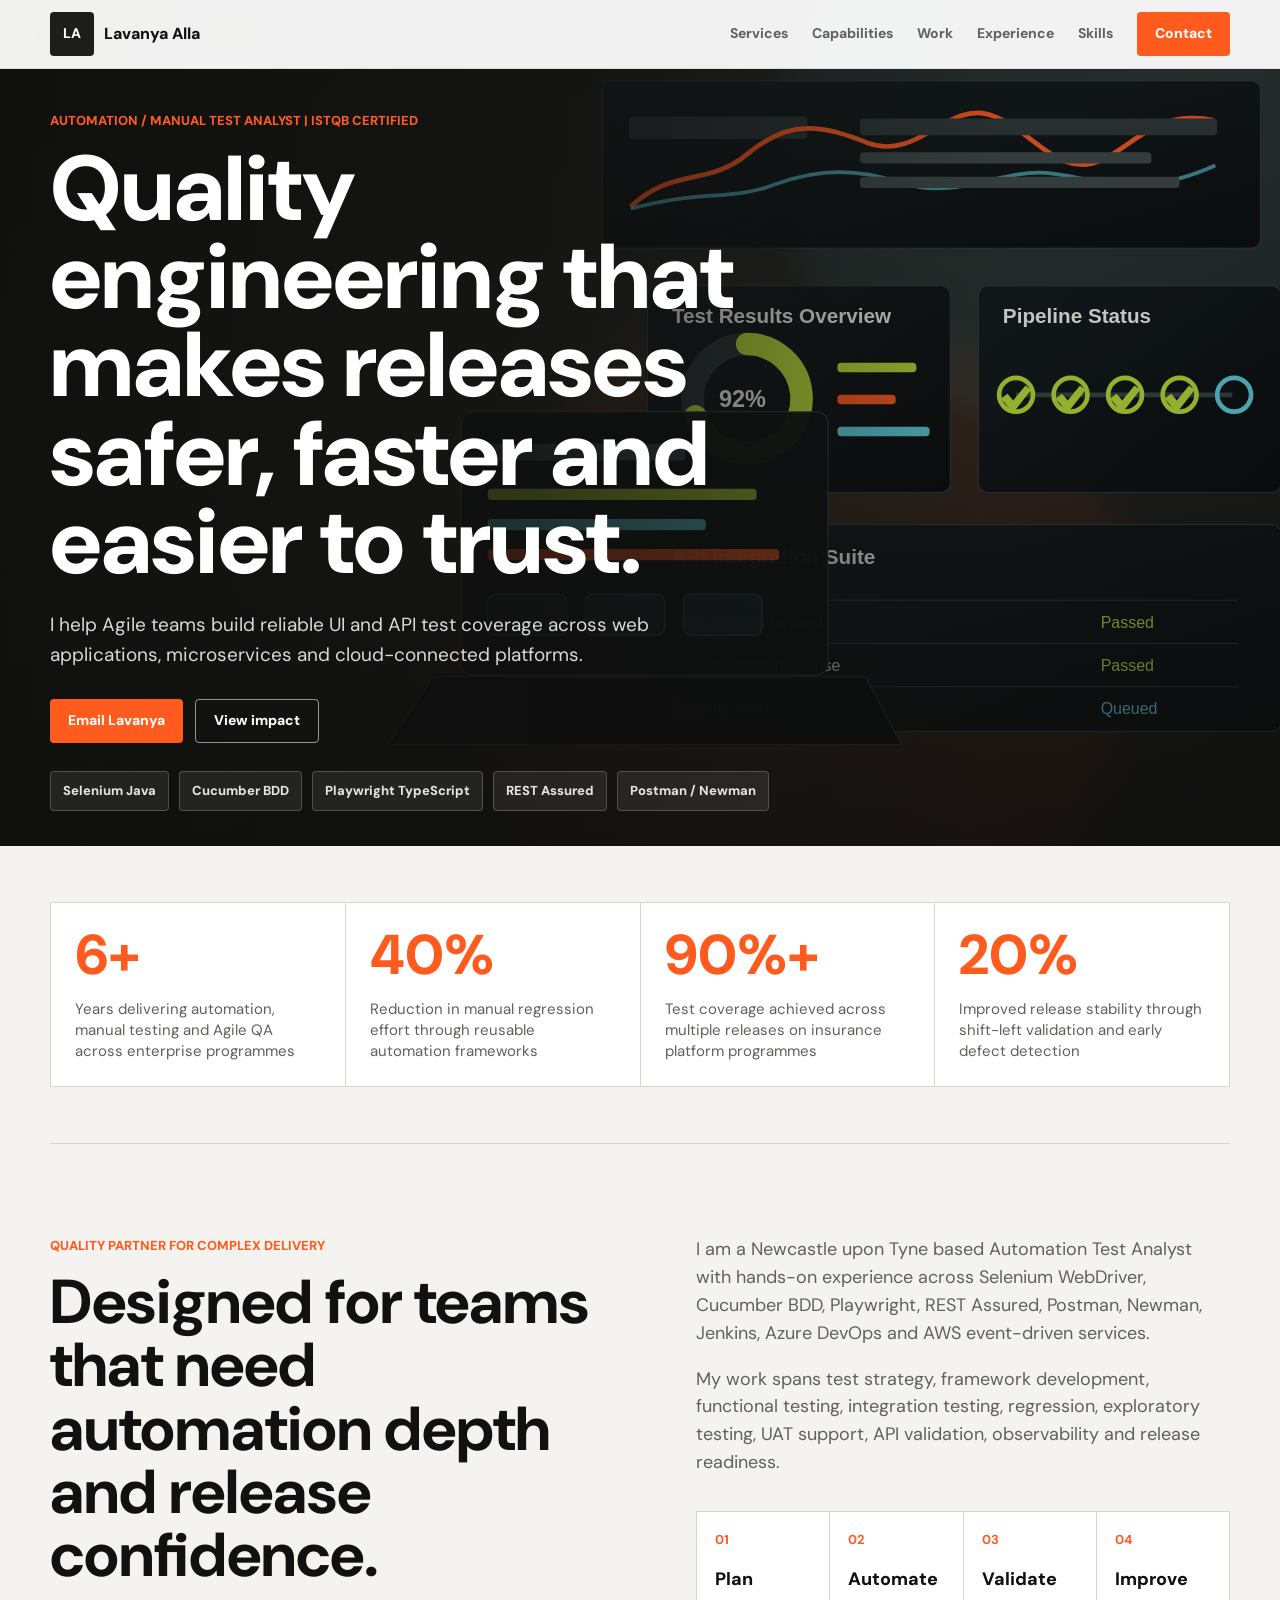
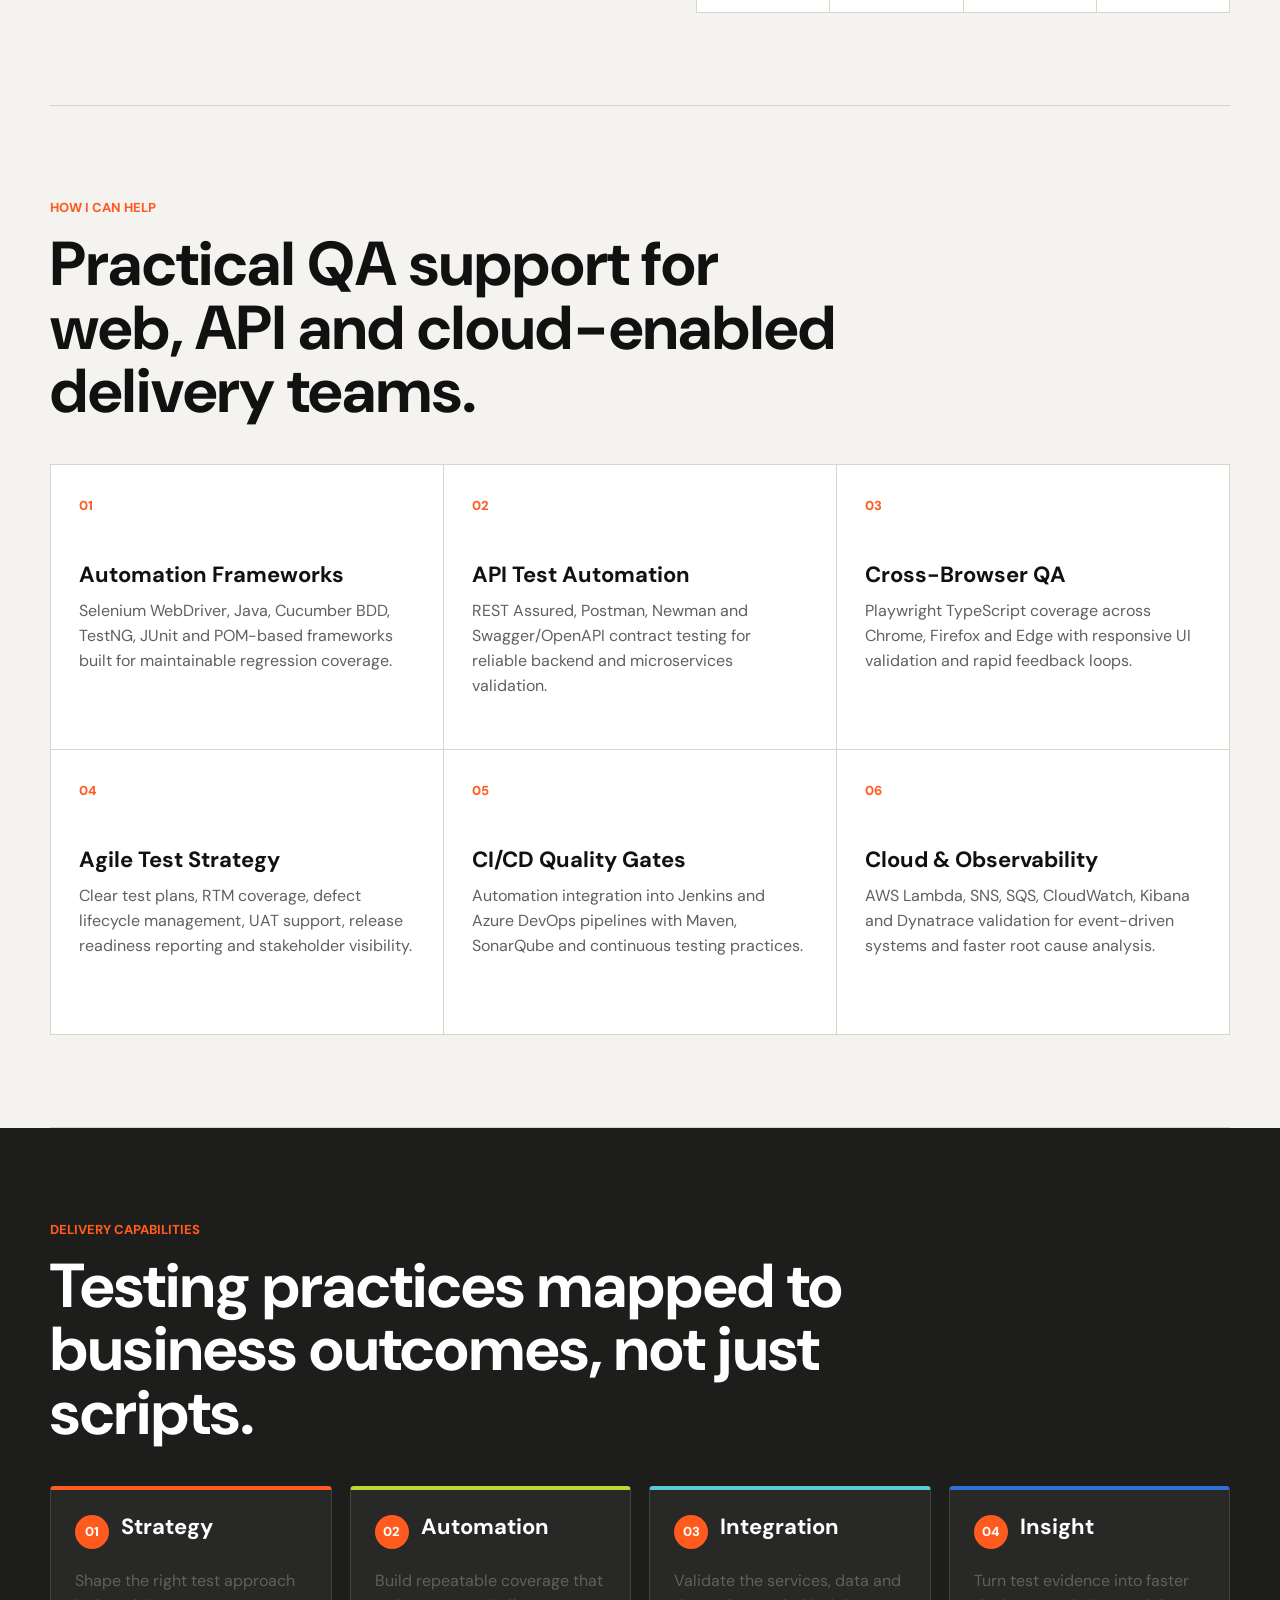
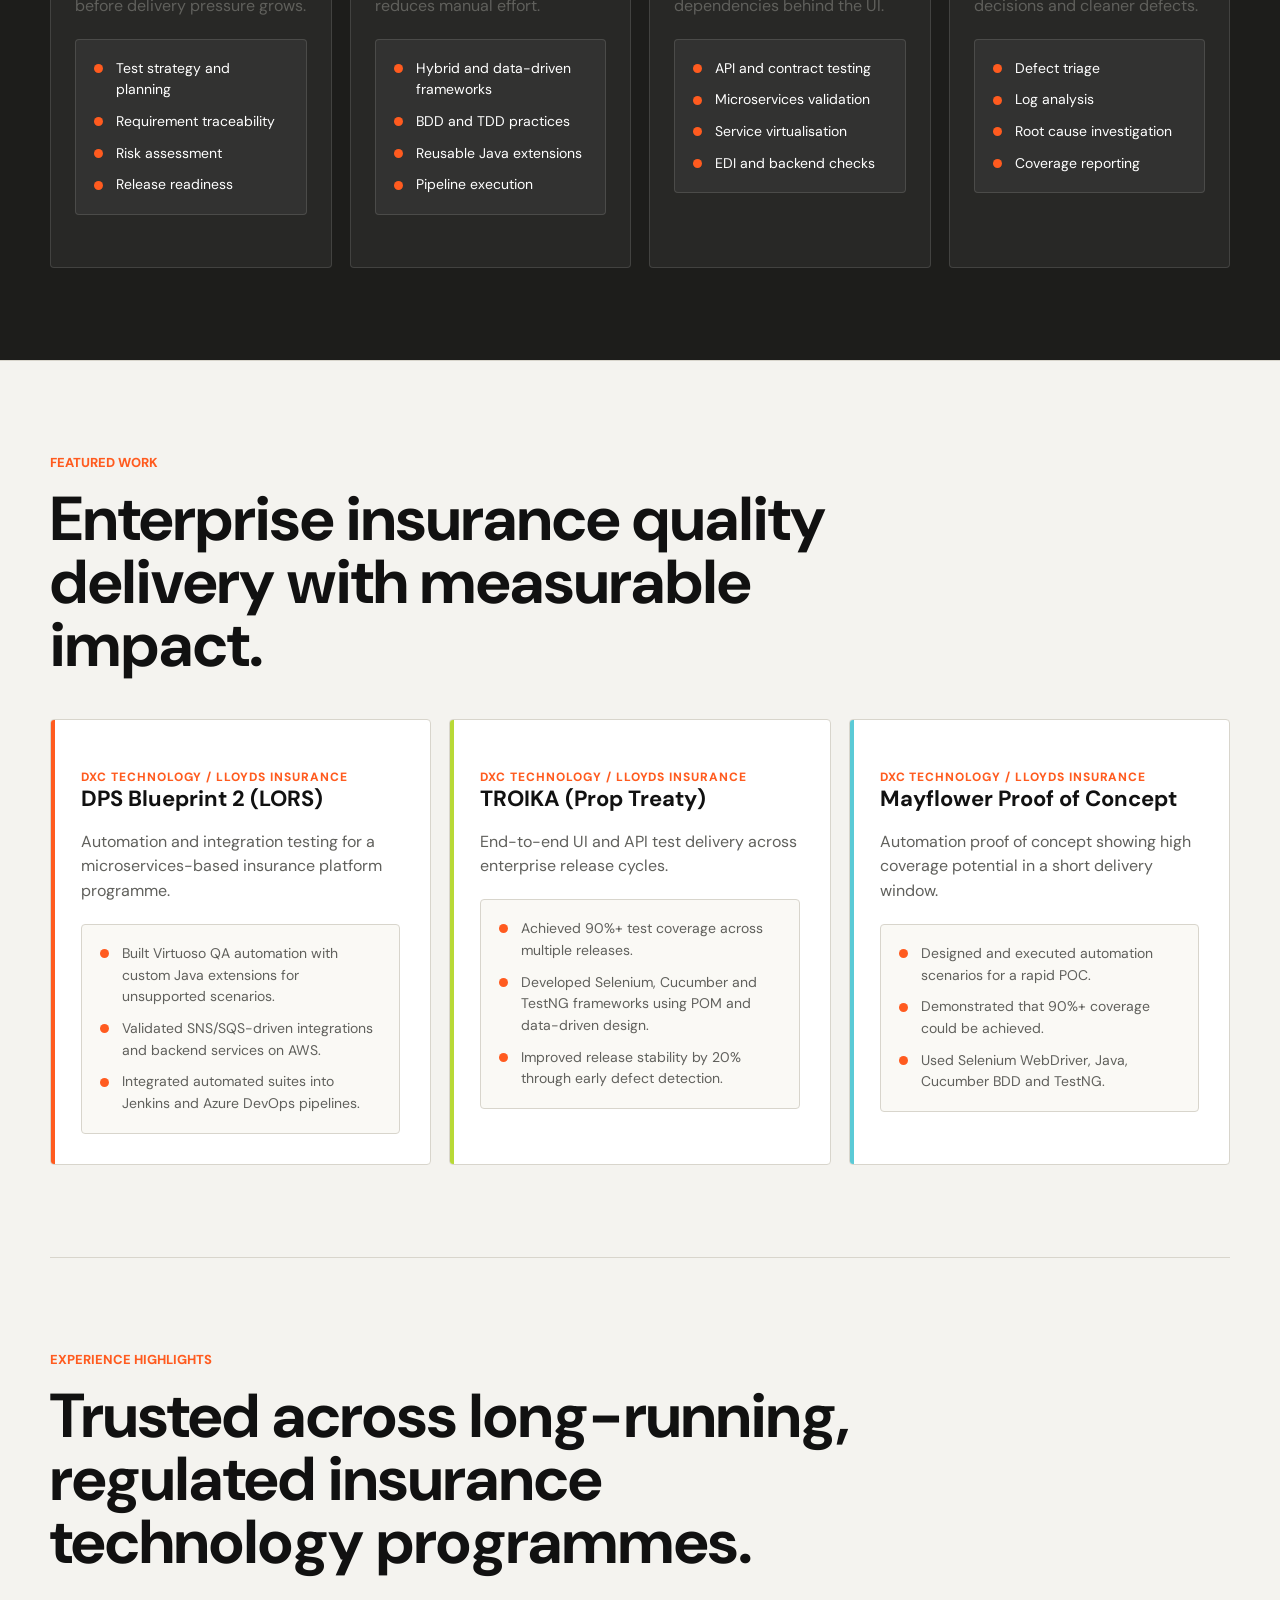
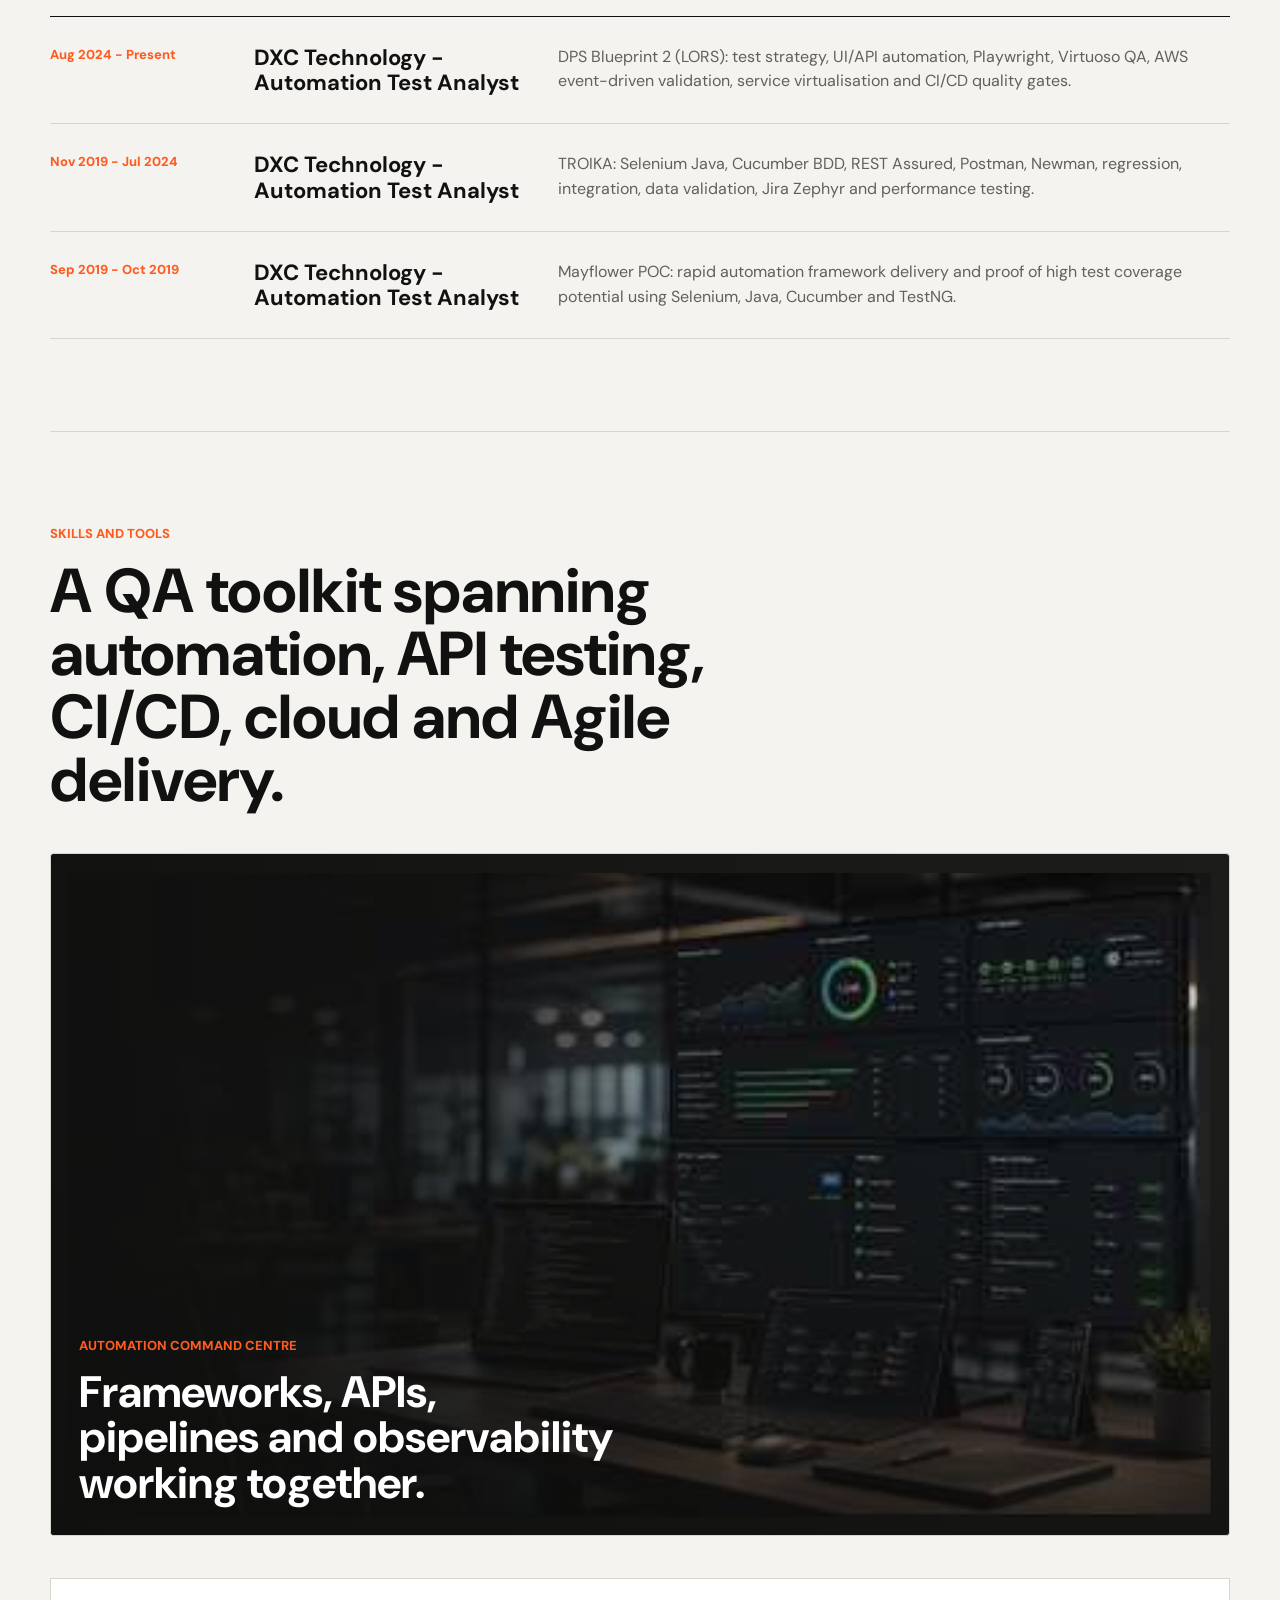
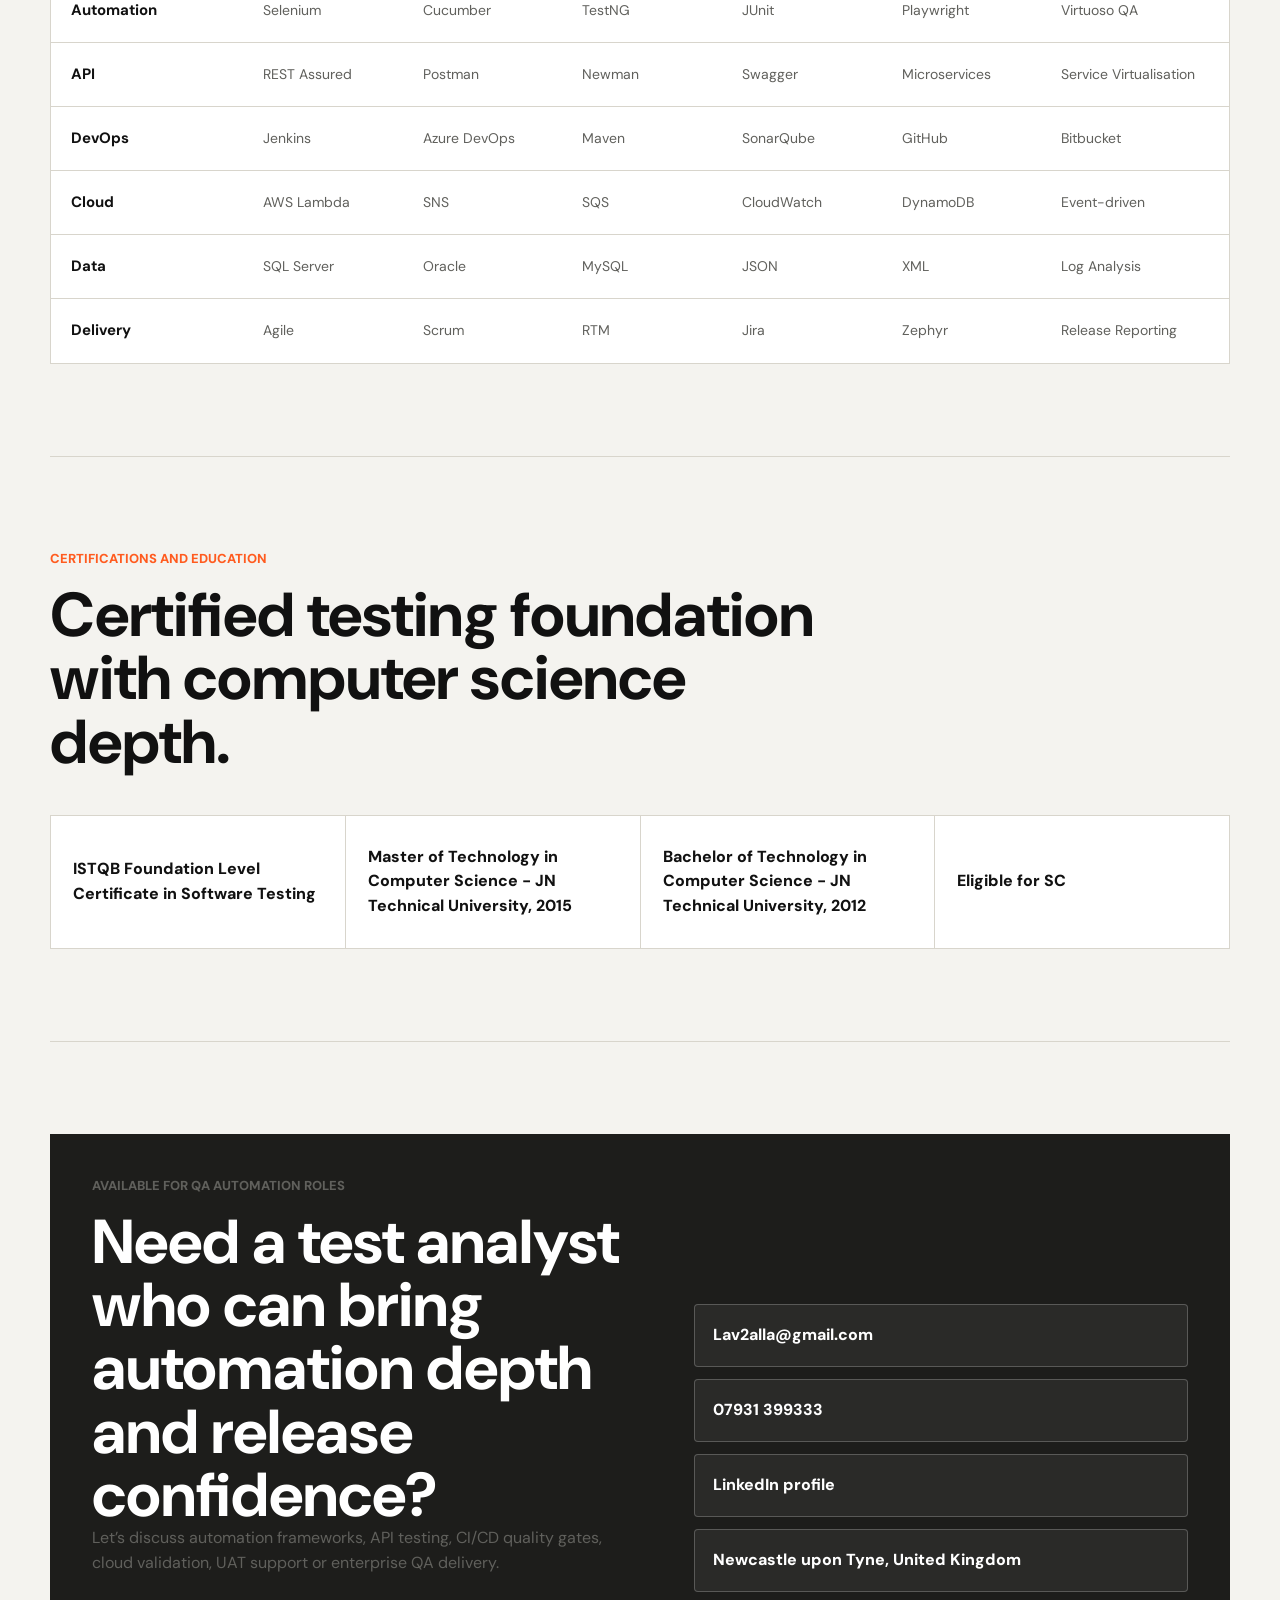
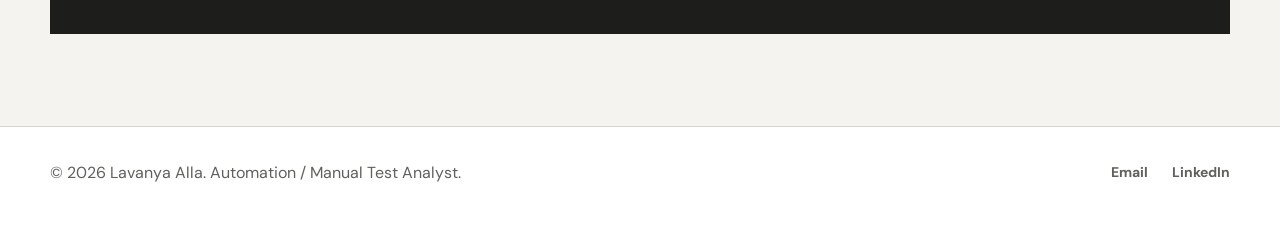
<file: lavanya/index.html>
<!doctype html>
<html lang="en">
  <head>
    <meta charset="utf-8">
    <meta name="viewport" content="width=device-width, initial-scale=1">
    <meta
      name="description"
      content="Lavanya Alla is an ISTQB certified Automation and Manual Test Analyst in Newcastle upon Tyne with 6+ years of UI, API, CI/CD, cloud and Agile QA experience."
    >
    <title>Lavanya Alla | Automation Test Analyst</title>
    <link rel="preconnect" href="https://fonts.googleapis.com">
    <link rel="preconnect" href="https://fonts.gstatic.com" crossorigin>
    <link href="https://fonts.googleapis.com/css2?family=DM+Sans:wght@400;500;700;800&display=swap" rel="stylesheet">
    <link rel="stylesheet" href="style.css?v=full-image">
  </head>
  <body>
    <header class="site-header" data-elevate>
      <a class="brand" href="#top" aria-label="Lavanya Alla home">
        <span class="brand-mark">LA</span>
        <span>Lavanya Alla</span>
      </a>
      <button class="menu-toggle" type="button" aria-controls="site-nav" aria-expanded="false" aria-label="Open navigation">
        <span></span>
        <span></span>
      </button>
      <nav class="site-nav" id="site-nav" aria-label="Primary navigation">
        <a href="#services">Services</a>
        <a href="#capabilities">Capabilities</a>
        <a href="#work">Work</a>
        <a href="#experience">Experience</a>
        <a href="#skills">Skills</a>
        <a class="header-cta" href="#contact">Contact</a>
      </nav>
    </header>

    <main id="top">
      <section class="hero">
        <img src="assets/qa-automation-hero.svg" alt="Automated testing dashboard workspace with CI pipeline and API quality checks">
        <div class="hero-overlay"></div>
        <div class="hero-content reveal">
          <p class="eyebrow">Automation / Manual Test Analyst | ISTQB Certified</p>
          <h1>Quality engineering that makes releases safer, faster and easier to trust.</h1>
          <p>
            I help Agile teams build reliable UI and API test coverage across web applications,
            microservices and cloud-connected platforms.
          </p>
          <div class="hero-actions">
            <a class="button button-primary" href="mailto:Lav2alla@gmail.com">Email Lavanya</a>
            <a class="button button-ghost" href="#work">View impact</a>
          </div>
          <div class="capability-strip" aria-label="Core quality engineering capabilities">
            <span>Selenium Java</span>
            <span>Cucumber BDD</span>
            <span>Playwright TypeScript</span>
            <span>REST Assured</span>
            <span>Postman / Newman</span>
          </div>
        </div>
      </section>

      <section class="proof section">
        <dl class="proof-strip reveal" aria-label="Professional proof points">
          <div>
            <dt>6+</dt>
            <dd>Years delivering automation, manual testing and Agile QA across enterprise programmes</dd>
          </div>
          <div>
            <dt>40%</dt>
            <dd>Reduction in manual regression effort through reusable automation frameworks</dd>
          </div>
          <div>
            <dt>90%+</dt>
            <dd>Test coverage achieved across multiple releases on insurance platform programmes</dd>
          </div>
          <div>
            <dt>20%</dt>
            <dd>Improved release stability through shift-left validation and early defect detection</dd>
          </div>
        </dl>
      </section>

      <section id="about" class="intro section">
        <div class="section-heading reveal">
          <p class="eyebrow">Quality partner for complex delivery</p>
          <h2>Designed for teams that need automation depth and release confidence.</h2>
        </div>
        <div class="intro-copy reveal">
          <p>
            I am a Newcastle upon Tyne based Automation Test Analyst with hands-on experience
            across Selenium WebDriver, Cucumber BDD, Playwright, REST Assured, Postman, Newman,
            Jenkins, Azure DevOps and AWS event-driven services.
          </p>
          <p>
            My work spans test strategy, framework development, functional testing, integration testing,
            regression, exploratory testing, UAT support, API validation, observability and release readiness.
          </p>
          <div class="metric-row" aria-label="Delivery rhythm">
            <div><strong>01</strong><span>Plan</span></div>
            <div><strong>02</strong><span>Automate</span></div>
            <div><strong>03</strong><span>Validate</span></div>
            <div><strong>04</strong><span>Improve</span></div>
          </div>
        </div>
      </section>

      <section id="services" class="services section">
        <div class="section-heading reveal">
          <p class="eyebrow">How I can help</p>
          <h2>Practical QA support for web, API and cloud-enabled delivery teams.</h2>
        </div>
        <div class="service-grid">
          <article class="service-card reveal">
            <span>01</span>
            <h3>Automation Frameworks</h3>
            <p>Selenium WebDriver, Java, Cucumber BDD, TestNG, JUnit and POM-based frameworks built for maintainable regression coverage.</p>
          </article>
          <article class="service-card reveal">
            <span>02</span>
            <h3>API Test Automation</h3>
            <p>REST Assured, Postman, Newman and Swagger/OpenAPI contract testing for reliable backend and microservices validation.</p>
          </article>
          <article class="service-card reveal">
            <span>03</span>
            <h3>Cross-Browser QA</h3>
            <p>Playwright TypeScript coverage across Chrome, Firefox and Edge with responsive UI validation and rapid feedback loops.</p>
          </article>
          <article class="service-card reveal">
            <span>04</span>
            <h3>Agile Test Strategy</h3>
            <p>Clear test plans, RTM coverage, defect lifecycle management, UAT support, release readiness reporting and stakeholder visibility.</p>
          </article>
          <article class="service-card reveal">
            <span>05</span>
            <h3>CI/CD Quality Gates</h3>
            <p>Automation integration into Jenkins and Azure DevOps pipelines with Maven, SonarQube and continuous testing practices.</p>
          </article>
          <article class="service-card reveal">
            <span>06</span>
            <h3>Cloud & Observability</h3>
            <p>AWS Lambda, SNS, SQS, CloudWatch, Kibana and Dynatrace validation for event-driven systems and faster root cause analysis.</p>
          </article>
        </div>
      </section>

      <section id="capabilities" class="capabilities section">
        <div class="section-heading reveal">
          <p class="eyebrow">Delivery capabilities</p>
          <h2>Testing practices mapped to business outcomes, not just scripts.</h2>
        </div>
        <div class="capability-lanes">
          <article class="capability-card reveal">
            <div class="capability-card-head"><span>01</span><h3>Strategy</h3></div>
            <p>Shape the right test approach before delivery pressure grows.</p>
            <ul>
              <li>Test strategy and planning</li>
              <li>Requirement traceability</li>
              <li>Risk assessment</li>
              <li>Release readiness</li>
            </ul>
          </article>
          <article class="capability-card reveal">
            <div class="capability-card-head"><span>02</span><h3>Automation</h3></div>
            <p>Build repeatable coverage that reduces manual effort.</p>
            <ul>
              <li>Hybrid and data-driven frameworks</li>
              <li>BDD and TDD practices</li>
              <li>Reusable Java extensions</li>
              <li>Pipeline execution</li>
            </ul>
          </article>
          <article class="capability-card reveal">
            <div class="capability-card-head"><span>03</span><h3>Integration</h3></div>
            <p>Validate the services, data and dependencies behind the UI.</p>
            <ul>
              <li>API and contract testing</li>
              <li>Microservices validation</li>
              <li>Service virtualisation</li>
              <li>EDI and backend checks</li>
            </ul>
          </article>
          <article class="capability-card reveal">
            <div class="capability-card-head"><span>04</span><h3>Insight</h3></div>
            <p>Turn test evidence into faster decisions and cleaner defects.</p>
            <ul>
              <li>Defect triage</li>
              <li>Log analysis</li>
              <li>Root cause investigation</li>
              <li>Coverage reporting</li>
            </ul>
          </article>
        </div>
      </section>

      <section id="work" class="case-studies section">
        <div class="section-heading reveal">
          <p class="eyebrow">Featured work</p>
          <h2>Enterprise insurance quality delivery with measurable impact.</h2>
        </div>
        <div class="case-grid">
          <article class="case-card reveal">
            <p class="client">DXC Technology / Lloyds Insurance</p>
            <h3>DPS Blueprint 2 (LORS)</h3>
            <p>Automation and integration testing for a microservices-based insurance platform programme.</p>
            <ul>
              <li>Built Virtuoso QA automation with custom Java extensions for unsupported scenarios.</li>
              <li>Validated SNS/SQS-driven integrations and backend services on AWS.</li>
              <li>Integrated automated suites into Jenkins and Azure DevOps pipelines.</li>
            </ul>
          </article>
          <article class="case-card reveal">
            <p class="client">DXC Technology / Lloyds Insurance</p>
            <h3>TROIKA (Prop Treaty)</h3>
            <p>End-to-end UI and API test delivery across enterprise release cycles.</p>
            <ul>
              <li>Achieved 90%+ test coverage across multiple releases.</li>
              <li>Developed Selenium, Cucumber and TestNG frameworks using POM and data-driven design.</li>
              <li>Improved release stability by 20% through early defect detection.</li>
            </ul>
          </article>
          <article class="case-card reveal">
            <p class="client">DXC Technology / Lloyds Insurance</p>
            <h3>Mayflower Proof of Concept</h3>
            <p>Automation proof of concept showing high coverage potential in a short delivery window.</p>
            <ul>
              <li>Designed and executed automation scenarios for a rapid POC.</li>
              <li>Demonstrated that 90%+ coverage could be achieved.</li>
              <li>Used Selenium WebDriver, Java, Cucumber BDD and TestNG.</li>
            </ul>
          </article>
        </div>
      </section>

      <section id="experience" class="experience section">
        <div class="section-heading reveal">
          <p class="eyebrow">Experience highlights</p>
          <h2>Trusted across long-running, regulated insurance technology programmes.</h2>
        </div>
        <div class="timeline reveal">
          <article>
            <span>Aug 2024 - Present</span>
            <h3>DXC Technology - Automation Test Analyst</h3>
            <p>DPS Blueprint 2 (LORS): test strategy, UI/API automation, Playwright, Virtuoso QA, AWS event-driven validation, service virtualisation and CI/CD quality gates.</p>
          </article>
          <article>
            <span>Nov 2019 - Jul 2024</span>
            <h3>DXC Technology - Automation Test Analyst</h3>
            <p>TROIKA: Selenium Java, Cucumber BDD, REST Assured, Postman, Newman, regression, integration, data validation, Jira Zephyr and performance testing.</p>
          </article>
          <article>
            <span>Sep 2019 - Oct 2019</span>
            <h3>DXC Technology - Automation Test Analyst</h3>
            <p>Mayflower POC: rapid automation framework delivery and proof of high test coverage potential using Selenium, Java, Cucumber and TestNG.</p>
          </article>
        </div>
      </section>

      <section id="skills" class="skills section">
        <div class="section-heading reveal">
          <p class="eyebrow">Skills and tools</p>
          <h2>A QA toolkit spanning automation, API testing, CI/CD, cloud and Agile delivery.</h2>
        </div>
        <div class="skills-visual reveal">
          <img src="assets/qa-automation-hero-generated-small.svg" alt="Generated QA automation workspace with dashboards and testing panels">
          <div>
            <p class="eyebrow">Automation command centre</p>
            <h3>Frameworks, APIs, pipelines and observability working together.</h3>
          </div>
        </div>
        <div class="tool-matrix reveal">
          <div><strong>Automation</strong><span>Selenium</span><span>Cucumber</span><span>TestNG</span><span>JUnit</span><span>Playwright</span><span>Virtuoso QA</span></div>
          <div><strong>API</strong><span>REST Assured</span><span>Postman</span><span>Newman</span><span>Swagger</span><span>Microservices</span><span>Service Virtualisation</span></div>
          <div><strong>DevOps</strong><span>Jenkins</span><span>Azure DevOps</span><span>Maven</span><span>SonarQube</span><span>GitHub</span><span>Bitbucket</span></div>
          <div><strong>Cloud</strong><span>AWS Lambda</span><span>SNS</span><span>SQS</span><span>CloudWatch</span><span>DynamoDB</span><span>Event-driven</span></div>
          <div><strong>Data</strong><span>SQL Server</span><span>Oracle</span><span>MySQL</span><span>JSON</span><span>XML</span><span>Log Analysis</span></div>
          <div><strong>Delivery</strong><span>Agile</span><span>Scrum</span><span>RTM</span><span>Jira</span><span>Zephyr</span><span>Release Reporting</span></div>
        </div>
      </section>

      <section class="certifications section">
        <div class="section-heading reveal">
          <p class="eyebrow">Certifications and education</p>
          <h2>Certified testing foundation with computer science depth.</h2>
        </div>
        <div class="cert-grid reveal">
          <span>ISTQB Foundation Level Certificate in Software Testing</span>
          <span>Master of Technology in Computer Science - JN Technical University, 2015</span>
          <span>Bachelor of Technology in Computer Science - JN Technical University, 2012</span>
          <span>Eligible for SC</span>
        </div>
      </section>

      <section id="contact" class="contact section">
        <div class="contact-panel reveal">
          <div>
            <p class="eyebrow">Available for QA automation roles</p>
            <h2>Need a test analyst who can bring automation depth and release confidence?</h2>
            <p>
              Let’s discuss automation frameworks, API testing, CI/CD quality gates, cloud validation,
              UAT support or enterprise QA delivery.
            </p>
          </div>
          <div class="contact-actions">
            <a href="mailto:Lav2alla@gmail.com">Lav2alla@gmail.com</a>
            <a href="tel:+447931399333">07931 399333</a>
            <a href="https://www.linkedin.com/in/lavanya-alla-3653a717a/" target="_blank" rel="noopener noreferrer">LinkedIn profile</a>
            <span>Newcastle upon Tyne, United Kingdom</span>
          </div>
        </div>
      </section>
    </main>

    <footer class="site-footer">
      <p>&copy; <span id="year"></span> Lavanya Alla. Automation / Manual Test Analyst.</p>
      <div>
        <a href="mailto:Lav2alla@gmail.com">Email</a>
        <a href="https://www.linkedin.com/in/lavanya-alla-3653a717a/" target="_blank" rel="noopener noreferrer">LinkedIn</a>
      </div>
    </footer>

    <script src="main.js"></script>
  </body>
</html>
</file>
<file: lavanya/style.css>
:root {
  --bg: #f4f3ef;
  --paper: #ffffff;
  --ink: #111111;
  --muted: #60605c;
  --line: #d8d5cc;
  --charcoal: #1d1d1b;
  --orange: #ff5b1f;
  --green: #b8d936;
  --cyan: #5bcad6;
  --blue: #2f70d6;
  --shadow: 0 26px 80px rgba(0, 0, 0, 0.18);
  --radius: 4px;
  --max: 1180px;
}

* {
  box-sizing: border-box;
}

html {
  scroll-behavior: smooth;
}

body {
  margin: 0;
  background: var(--bg);
  color: var(--ink);
  font-family: "DM Sans", Arial, sans-serif;
  font-size: 16px;
  line-height: 1.55;
  letter-spacing: 0;
}

a {
  color: inherit;
  text-decoration: none;
}

img {
  display: block;
  max-width: 100%;
}

h1,
h2,
h3,
p {
  margin-top: 0;
}

h1 {
  max-width: 760px;
  margin-bottom: 24px;
  font-size: clamp(48px, 8vw, 92px);
  line-height: 0.96;
  font-weight: 800;
  letter-spacing: 0;
}

h2 {
  margin-bottom: 0;
  font-size: clamp(34px, 5vw, 62px);
  line-height: 1.02;
  letter-spacing: 0;
}

h3 {
  margin-bottom: 12px;
  font-size: 22px;
  line-height: 1.15;
}

.site-header {
  position: fixed;
  z-index: 20;
  top: 0;
  left: 0;
  right: 0;
  display: grid;
  grid-template-columns: auto 1fr;
  align-items: center;
  gap: 24px;
  padding: 12px max(22px, calc((100vw - var(--max)) / 2));
  background: rgba(255, 255, 255, 0.94);
  border-bottom: 1px solid rgba(17, 17, 17, 0.08);
  backdrop-filter: blur(18px);
  transition: box-shadow 180ms ease;
}

.site-header.is-scrolled {
  box-shadow: 0 12px 36px rgba(0, 0, 0, 0.12);
}

.brand {
  display: inline-flex;
  align-items: center;
  gap: 10px;
  font-weight: 800;
  letter-spacing: 0;
}

.brand-mark {
  display: grid;
  width: 44px;
  height: 44px;
  place-items: center;
  border-radius: var(--radius);
  background: var(--charcoal);
  color: var(--paper);
  font-size: 14px;
  font-weight: 800;
}

.site-nav,
.site-footer div {
  display: flex;
  justify-content: flex-end;
  align-items: center;
  gap: 24px;
  color: var(--muted);
  font-size: 14px;
  font-weight: 700;
}

.site-nav a,
.site-footer a {
  transition: color 180ms ease, background 180ms ease;
}

.site-nav a:hover,
.site-footer a:hover {
  color: var(--ink);
}

.header-cta,
.button {
  display: inline-flex;
  align-items: center;
  justify-content: center;
  min-height: 44px;
  border-radius: var(--radius);
  padding: 0 18px;
  font-weight: 800;
  font-size: 14px;
}

.header-cta,
.button-primary {
  background: var(--orange);
  color: var(--paper) !important;
}

.button-ghost {
  border: 1px solid rgba(255, 255, 255, 0.55);
  color: var(--paper);
}

.menu-toggle {
  display: none;
}

.hero {
  position: relative;
  min-height: 94vh;
  display: grid;
  align-items: center;
  overflow: hidden;
  background: var(--charcoal);
}

.hero > img,
.hero-overlay {
  position: absolute;
  inset: 0;
  width: 100%;
  height: 100%;
}

.hero > img {
  object-fit: cover;
  object-position: center;
}

.hero-overlay {
  background:
    linear-gradient(90deg, rgba(15, 15, 14, 0.9) 0%, rgba(15, 15, 14, 0.68) 42%, rgba(15, 15, 14, 0.16) 78%),
    linear-gradient(0deg, rgba(15, 15, 14, 0.58), rgba(15, 15, 14, 0.02) 48%);
}

.hero-content {
  position: relative;
  z-index: 1;
  width: min(760px, calc(100% - 44px));
  margin-left: max(22px, calc((100vw - var(--max)) / 2));
  padding-top: 76px;
  color: var(--paper);
}

.eyebrow {
  margin: 0 0 14px;
  color: var(--orange);
  font-size: 13px;
  font-weight: 800;
  text-transform: uppercase;
}

.hero-content > p:not(.eyebrow) {
  max-width: 620px;
  color: rgba(255, 255, 255, 0.84);
  font-size: 19px;
}

.hero-actions,
.contact-actions {
  display: flex;
  flex-wrap: wrap;
  gap: 12px;
  margin-top: 30px;
}

.capability-strip {
  display: flex;
  flex-wrap: wrap;
  gap: 10px;
  margin-top: 28px;
}

.capability-strip span {
  padding: 9px 12px;
  border: 1px solid rgba(255, 255, 255, 0.2);
  border-radius: var(--radius);
  background: rgba(255, 255, 255, 0.08);
  color: rgba(255, 255, 255, 0.88);
  font-size: 13px;
  font-weight: 800;
}

.section {
  width: min(var(--max), calc(100% - 44px));
  margin: 0 auto;
  padding: 92px 0;
}

.proof,
.intro,
.services,
.capabilities,
.case-studies,
.experience,
.skills,
.certifications {
  border-bottom: 1px solid var(--line);
}

.proof {
  padding-top: 56px;
  padding-bottom: 56px;
}

.proof-strip {
  display: grid;
  grid-template-columns: repeat(4, 1fr);
  gap: 1px;
  margin: 0;
  background: var(--line);
  border: 1px solid var(--line);
}

.proof-strip div {
  min-height: 172px;
  padding: 24px;
  background: var(--paper);
}

.proof-strip dt {
  color: var(--orange);
  font-size: clamp(34px, 5vw, 56px);
  line-height: 1;
  font-weight: 800;
}

.proof-strip dd {
  margin: 16px 0 0;
  color: var(--muted);
  font-size: 15px;
  line-height: 1.4;
}

.intro,
.contact-panel {
  display: grid;
  grid-template-columns: 1.05fr 0.95fr;
  gap: 56px;
  align-items: start;
}

.section-heading {
  max-width: 800px;
}

.intro-copy {
  color: var(--muted);
  font-size: 18px;
}

.metric-row {
  display: grid;
  grid-template-columns: repeat(4, 1fr);
  gap: 1px;
  margin-top: 34px;
  background: var(--line);
  border: 1px solid var(--line);
}

.metric-row div {
  min-height: 92px;
  padding: 18px;
  background: var(--paper);
}

.metric-row strong,
.metric-row span {
  display: block;
}

.metric-row strong {
  color: var(--orange);
  font-size: 13px;
}

.metric-row span {
  margin-top: 16px;
  color: var(--ink);
  font-weight: 800;
}

.service-grid {
  display: grid;
  grid-template-columns: repeat(3, 1fr);
  gap: 1px;
  margin-top: 42px;
  background: var(--line);
  border: 1px solid var(--line);
}

.service-card {
  min-height: 284px;
  padding: 28px;
  background: var(--paper);
  transition: transform 180ms ease, box-shadow 180ms ease;
}

.service-card:hover,
.case-card:hover {
  transform: translateY(-4px);
  box-shadow: var(--shadow);
}

.service-card span {
  display: inline-block;
  margin-bottom: 46px;
  color: var(--orange);
  font-weight: 800;
  font-size: 13px;
}

.service-card p,
.capability-card p,
.case-card p,
.case-card li,
.timeline p,
.contact-panel p,
.site-footer p {
  color: var(--muted);
}

.capabilities {
  width: 100%;
  max-width: none;
  padding-right: max(22px, calc((100% - var(--max)) / 2));
  padding-left: max(22px, calc((100% - var(--max)) / 2));
  background: var(--charcoal);
  color: var(--paper);
}

.capability-lanes {
  display: grid;
  grid-template-columns: repeat(4, 1fr);
  gap: 18px;
  margin-top: 42px;
}

.capability-card {
  min-height: 382px;
  padding: 24px;
  border: 1px solid rgba(255, 255, 255, 0.12);
  border-top: 4px solid var(--orange);
  border-radius: var(--radius);
  background: rgba(255, 255, 255, 0.05);
}

.capability-card:nth-child(2) {
  border-top-color: var(--green);
}

.capability-card:nth-child(3) {
  border-top-color: var(--cyan);
}

.capability-card:nth-child(4) {
  border-top-color: var(--blue);
}

.capability-card-head {
  display: flex;
  align-items: center;
  gap: 12px;
  margin-bottom: 18px;
}

.capability-card-head span {
  display: grid;
  width: 34px;
  height: 34px;
  place-items: center;
  border-radius: 999px;
  background: var(--orange);
  color: var(--paper);
  font-weight: 800;
  font-size: 13px;
}

.capability-card ul,
.case-card ul {
  display: grid;
  gap: 10px;
  margin: 20px 0 0;
  padding: 18px;
  list-style: none;
  border: 1px solid rgba(255, 255, 255, 0.12);
  border-radius: var(--radius);
  background: rgba(255, 255, 255, 0.05);
}

.capability-card li,
.case-card li {
  position: relative;
  padding-left: 22px;
  font-size: 14px;
}

.capability-card li::before,
.case-card li::before {
  position: absolute;
  top: 0.45em;
  left: 0;
  width: 9px;
  height: 9px;
  content: "";
  border-radius: 999px;
  background: var(--orange);
}

.case-grid {
  display: grid;
  grid-template-columns: repeat(3, 1fr);
  gap: 18px;
  margin-top: 42px;
}

.case-card {
  position: relative;
  overflow: hidden;
  min-height: 390px;
  padding: 30px;
  border: 1px solid var(--line);
  border-radius: var(--radius);
  background: var(--paper);
  transition: transform 180ms ease, box-shadow 180ms ease;
}

.case-card::before {
  position: absolute;
  inset: 0 auto 0 0;
  width: 4px;
  content: "";
  background: var(--orange);
}

.case-card:nth-child(2)::before {
  background: var(--green);
}

.case-card:nth-child(3)::before {
  background: var(--cyan);
}

.client {
  margin: 0 0 18px;
  color: var(--orange) !important;
  font-size: 12px !important;
  font-weight: 800;
  letter-spacing: 0.08em;
  text-transform: uppercase;
}

.case-card p {
  margin: 18px 0 0;
}

.case-card ul {
  border-color: var(--line);
  background: #faf9f5;
}

.timeline {
  display: grid;
  margin-top: 42px;
  border-top: 1px solid var(--ink);
}

.timeline article {
  display: grid;
  grid-template-columns: 180px 280px 1fr;
  gap: 24px;
  padding: 28px 0;
  border-bottom: 1px solid var(--line);
}

.timeline span {
  color: var(--orange);
  font-size: 13px;
  font-weight: 800;
}

.timeline h3,
.timeline p {
  margin: 0;
}

.tool-matrix {
  margin-top: 42px;
  overflow: hidden;
  border: 1px solid var(--line);
  background: var(--line);
}

.skills-visual {
  position: relative;
  min-height: 320px;
  margin-top: 42px;
  overflow: hidden;
  border: 1px solid var(--line);
  border-radius: var(--radius);
  background: var(--charcoal);
}

.skills-visual img {
  width: 100%;
  height: 100%;
  min-height: 320px;
  padding: 18px;
  object-fit: contain;
  object-position: center;
  opacity: 0.9;
}

.skills-visual::after {
  position: absolute;
  inset: 0;
  content: "";
  background:
    linear-gradient(90deg, rgba(15, 15, 14, 0.84), rgba(15, 15, 14, 0.34) 58%, rgba(15, 15, 14, 0.08)),
    linear-gradient(0deg, rgba(15, 15, 14, 0.62), rgba(15, 15, 14, 0.02) 54%);
}

.skills-visual div {
  position: absolute;
  z-index: 1;
  left: 28px;
  bottom: 28px;
  max-width: 540px;
  color: var(--paper);
}

.skills-visual h3 {
  margin: 0;
  font-size: clamp(26px, 4vw, 44px);
  line-height: 1.04;
}

.tool-matrix div {
  display: grid;
  grid-template-columns: 180px repeat(6, minmax(90px, 1fr));
  gap: 12px;
  align-items: center;
  min-height: 64px;
  padding: 14px 20px;
  border-bottom: 1px solid var(--line);
  background: var(--paper);
}

.tool-matrix div:last-child {
  border-bottom: 0;
}

.tool-matrix strong {
  font-size: 15px;
}

.tool-matrix span {
  color: var(--muted);
  font-size: 14px;
}

.cert-grid {
  display: grid;
  grid-template-columns: repeat(4, 1fr);
  gap: 1px;
  margin-top: 42px;
  background: var(--line);
  border: 1px solid var(--line);
}

.cert-grid span {
  display: flex;
  min-height: 132px;
  align-items: center;
  padding: 22px;
  background: var(--paper);
  font-weight: 800;
}

.contact-panel {
  padding: 42px;
  background: var(--charcoal);
  color: var(--paper);
}

.contact-panel h2 {
  max-width: 740px;
}

.contact-actions {
  display: grid;
  gap: 12px;
  align-self: end;
  margin-top: 0;
}

.contact-actions a,
.contact-actions span {
  display: block;
  border: 1px solid rgba(255, 255, 255, 0.22);
  border-radius: var(--radius);
  padding: 18px;
  background: rgba(255, 255, 255, 0.06);
  font-weight: 800;
  overflow-wrap: anywhere;
}

.site-footer {
  width: 100%;
  margin: 0;
  padding: 34px max(22px, calc((100vw - var(--max)) / 2)) 48px;
  display: flex;
  justify-content: space-between;
  gap: 28px;
  border-top: 1px solid var(--line);
  background: #ffffff;
}

.site-footer p {
  margin: 0;
}

.reveal {
  opacity: 0;
  transform: translateY(18px);
  transition: opacity 600ms ease, transform 600ms ease;
}

.reveal.is-visible {
  opacity: 1;
  transform: translateY(0);
}

@media (prefers-reduced-motion: reduce) {
  *,
  *::before,
  *::after {
    scroll-behavior: auto !important;
    transition: none !important;
  }

  .reveal {
    opacity: 1;
    transform: none;
  }
}

@media (max-width: 1020px) {
  .proof-strip,
  .service-grid,
  .case-grid,
  .capability-lanes,
  .cert-grid {
    grid-template-columns: repeat(2, 1fr);
  }

  .intro,
  .contact-panel {
    grid-template-columns: 1fr;
  }

  .tool-matrix {
    display: grid;
    grid-template-columns: repeat(2, 1fr);
    gap: 1px;
  }

  .tool-matrix div {
    display: flex;
    flex-wrap: wrap;
    align-content: start;
    min-height: 170px;
    border-bottom: 0;
  }

  .tool-matrix strong {
    flex: 1 0 100%;
  }

  .timeline article {
    grid-template-columns: 160px 1fr;
  }

  .timeline p {
    grid-column: 2;
  }
}

@media (max-width: 780px) {
  .site-header {
    grid-template-columns: auto auto;
    justify-content: space-between;
  }

  .menu-toggle {
    display: inline-grid;
    gap: 5px;
    width: 42px;
    height: 42px;
    place-content: center;
    border: 1px solid var(--line);
    border-radius: var(--radius);
    background: var(--paper);
  }

  .menu-toggle span {
    width: 18px;
    height: 2px;
    background: var(--ink);
  }

  .site-nav {
    position: absolute;
    top: 69px;
    left: 16px;
    right: 16px;
    display: none;
    flex-direction: column;
    align-items: stretch;
    gap: 0;
    padding: 8px;
    border: 1px solid var(--line);
    background: var(--paper);
  }

  .site-nav.is-open {
    display: flex;
  }

  .site-nav a {
    padding: 14px;
  }

  .header-cta {
    margin-top: 6px;
  }

  .hero {
    min-height: 820px;
    align-items: end;
  }

  .hero > img {
    object-position: 62% center;
  }

  .hero-content {
    width: calc(100% - 32px);
    margin: 0 16px 44px;
  }

  .hero-content > p:not(.eyebrow) {
    font-size: 17px;
  }

  .section {
    width: calc(100% - 32px);
    padding: 68px 0;
  }

  .capabilities {
    width: 100%;
    padding-left: 16px;
    padding-right: 16px;
  }

  .proof-strip,
  .service-grid,
  .case-grid,
  .capability-lanes,
  .metric-row,
  .cert-grid,
  .tool-matrix {
    grid-template-columns: 1fr;
  }

  .skills-visual {
    min-height: 360px;
  }

  .skills-visual img {
    min-height: 360px;
    padding: 12px;
    object-position: center;
  }

  .skills-visual div {
    left: 20px;
    right: 20px;
    bottom: 22px;
  }

  .timeline article {
    grid-template-columns: 1fr;
    gap: 8px;
  }

  .timeline p {
    grid-column: auto;
  }

  .contact-panel {
    padding: 28px;
  }

  .site-footer {
    flex-direction: column;
    padding-left: 16px;
    padding-right: 16px;
  }

  .site-footer div {
    justify-content: flex-start;
    flex-wrap: wrap;
  }
}
</file>
